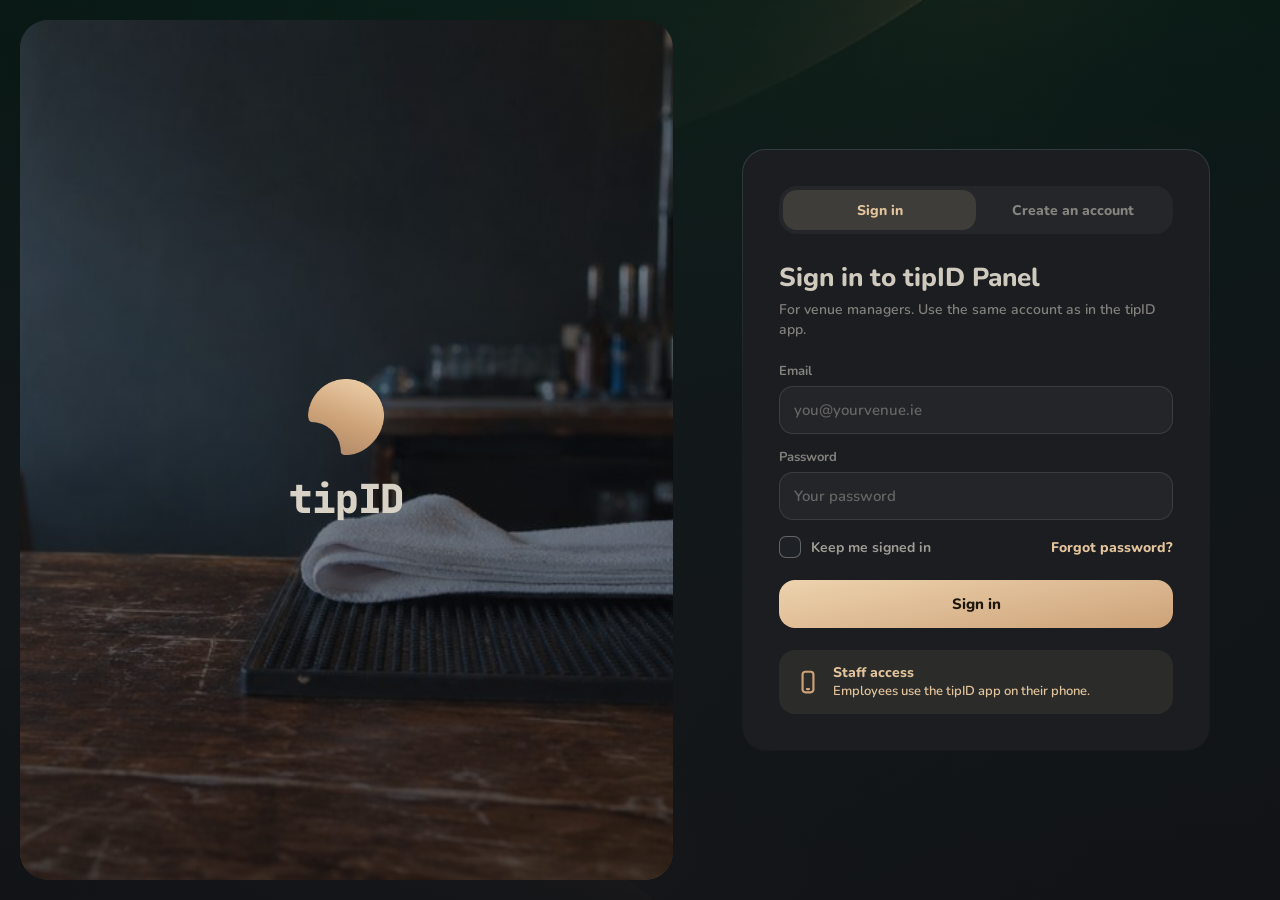
<file: index.html>
<!doctype html>
<html lang="en">
  <head>
    <meta charset="UTF-8" />
    <meta name="viewport" content="width=device-width, initial-scale=1, viewport-fit=cover" />
    <meta name="theme-color" content="#0C1210" />
    <meta name="description" content="tipID Panel: tip records for venue managers, in line with the Tips and Gratuities Act 2022." />
    <title>tipID Panel</title>
    <link rel="manifest" href="/manifest.webmanifest" />
    <link rel="icon" type="image/png" sizes="32x32" href="/icons/favicon-32.png" />
    <link rel="apple-touch-icon" href="/icons/apple-touch-icon.png" />
    <meta name="apple-mobile-web-app-capable" content="yes" />
    <meta name="mobile-web-app-capable" content="yes" />
    <meta name="apple-mobile-web-app-status-bar-style" content="black-translucent" />
    <meta name="apple-mobile-web-app-title" content="tipID Panel" />
    <link rel="preconnect" href="https://fonts.googleapis.com" />
    <link rel="preconnect" href="https://fonts.gstatic.com" crossorigin />
    <link rel="stylesheet" href="https://fonts.googleapis.com/css2?family=JetBrains+Mono:wght@800&family=Nunito:wght@400;500;600;700;800&display=swap" />
    <script type="module" crossorigin src="/assets/index-56KYtV4A.js"></script>
    <link rel="stylesheet" crossorigin href="/assets/index-Dtb1iN1v.css">
  </head>
  <body>
    <div id="root"></div>
  </body>
</html>
</file>
<file: assets/index-Dtb1iN1v.css>
:root{--cherry: #CDA278;--cherry-deep: #C39D78;--cherry-ink: #E4C49C;--cherry-btn: #E4C49C;--cherry-btn-deep: #E4C49C;--cream: rgba(255,255,255,.06);--cream-soft: #CFC9BE;--cream-ink: #CFC9BE;--gold: #E4C49C;--pink-leaf: #E4C49C;--smoke: #0E1114;--smoke-mid: #1B1D21;--smoke-light: #24272C;--smoke-line: #8A8F98;--slate: rgba(207,201,190,.74);--paper: #1E2125;--mist: #15181B;--panel-bg: #0E1114;--card-bg: #1B1D21;--field-line: rgba(255,255,255,.1);--soft-line: rgba(255,255,255,.06);--soft-fill: rgba(255,255,255,.04);--text: #CFC9BE;--ink: #CFC9BE;--muted: rgba(207,201,190,.58);--faint: rgba(207,201,190,.4);--ok: #7FC49A;--ok-soft: rgba(127,196,154,.12);--warn: #E0B060;--warn-soft: rgba(224,176,96,.12);--danger: #E07A6E;--danger-soft: rgba(224,122,110,.12);--r-card: 24px;--r-card-app: 28px;--r-inner: 14px;--r-btn: 16px;--r-input: 14px;--r-pill: 999px;--s1: 4px;--s2: 8px;--s3: 12px;--s4: 16px;--s5: 24px;--s6: 32px;--shadow: 0 10px 30px rgba(0,0,0,.35);--shadow-card: none;--edge: linear-gradient(180deg, rgba(176,180,190,.22) 0%, rgba(176,180,190,.06) 45%, rgba(176,180,190,.03) 100%);--font: Nunito, system-ui, -apple-system, "Segoe UI", sans-serif}*,*:before,*:after{box-sizing:border-box;-webkit-tap-highlight-color:transparent}html,body,#root{margin:0;min-height:100%}body{font-family:var(--font);font-size:15px;line-height:1.5;color:var(--ink);background:#0e1114;-webkit-font-smoothing:antialiased}button,input,textarea{font-family:inherit}:focus{outline:none}:focus-visible{outline:2px solid var(--cherry-btn);outline-offset:2px}.num{font-variant-numeric:tabular-nums}.nowrap{white-space:nowrap}.sr-only{position:absolute;width:1px;height:1px;padding:0;margin:-1px;overflow:hidden;clip:rect(0 0 0 0);white-space:nowrap;border:0}.bt{border:0;background:none;padding:0;margin:0;font-family:inherit;color:inherit;text-align:left;cursor:pointer;display:block;touch-action:manipulation}.pat{background:linear-gradient(180deg,#0c1210bd,#131418e6 45%,#121317f7),url(/img/home-bg.webp) center/cover no-repeat,#0c1210;background-attachment:fixed}.patl{background:none}.phcafe{background:url(/img/bar.jpg) center/cover no-repeat,#0c1210}.wc{border-radius:var(--r-card);border:1px solid transparent;background:linear-gradient(var(--card-bg),var(--card-bg)) padding-box,var(--edge) border-box;box-shadow:var(--shadow-card)}.wcd{border-radius:var(--r-card);border:1px solid transparent;color:var(--cream-soft);background:linear-gradient(var(--smoke-mid),var(--smoke-mid)) padding-box,var(--edge) border-box;box-shadow:0 1px 2px #283c501f,0 4px 12px #0003}.inp{width:100%;height:48px;border-radius:var(--r-input);border:1px solid var(--field-line);background:var(--paper);padding:0 14px;font-size:15px;font-weight:600;color:var(--ink);outline:none;transition:border-color .2s,box-shadow .2s}.inp:focus{border-color:var(--cherry-btn);box-shadow:0 0 0 3px #e4c49c29}.inp::placeholder{color:var(--faint);font-weight:600}.inp[readonly],.inp:disabled{background:var(--soft-fill);color:var(--muted)}.inp.bad{border-color:var(--danger)}.ta{width:100%;min-height:110px;border-radius:var(--r-input);border:1px solid var(--field-line);background:var(--paper);padding:12px 14px;font-size:15px;font-weight:600;color:var(--ink);outline:none;resize:vertical}.ta:focus{border-color:var(--cherry-btn);box-shadow:0 0 0 3px #e4c49c29}.btn{height:48px;padding:0 24px;border-radius:var(--r-btn);background:linear-gradient(160deg,var(--cherry-btn) 0%,var(--cherry-btn-deep) 100%);box-shadow:inset 0 1px #ebcd8c80,0 2px 4px #00000040;color:var(--cream-soft);font-size:15px;font-weight:800;display:inline-flex;align-items:center;justify-content:center;gap:8px;white-space:nowrap;transition:transform .12s}.btn[disabled],.btn2[disabled]{opacity:.45;cursor:default}.btn2{height:48px;padding:0 22px;border-radius:var(--r-btn);background:var(--paper);border:1px solid #3A3E44;color:var(--slate);font-size:15px;font-weight:800;display:inline-flex;align-items:center;justify-content:center;gap:8px;white-space:nowrap;transition:transform .12s}.btn:not([disabled]):active,.btn2:not([disabled]):active{transform:scale(.98)}.btn.sm,.btn2.sm{height:38px;padding:0 16px;border-radius:12px;font-size:14px}.lbl{font-size:13px;line-height:18px;font-weight:700;color:var(--muted)}.chip{height:26px;padding:0 12px;border-radius:13px;display:inline-flex;align-items:center;font-size:12px;font-weight:800;white-space:nowrap}.stp{width:32px;height:32px;border-radius:16px;background:var(--soft-fill);color:var(--slate);display:flex;align-items:center;justify-content:center;flex:none}.stp:hover{background:#2a2e33}.th{font-size:12px;font-weight:800;color:var(--muted);letter-spacing:.04em;text-transform:uppercase;white-space:nowrap}.row{display:flex;align-items:center;border-top:1px solid var(--soft-line)}.sbscroll{scrollbar-width:thin;scrollbar-color:#3A3E44 transparent}.field-err{margin-top:6px;font-size:13px;font-weight:700;color:var(--danger)}.hint-ok{margin-top:6px;font-size:13px;font-weight:700;color:var(--ok)}.wc{box-shadow:none}.wcd{background:linear-gradient(#24272c,#24272c) padding-box,var(--edge) border-box;box-shadow:none}.btn{background:linear-gradient(170deg,#edd3ae,#cda278);color:#1c150b;box-shadow:none}.btn2{background:#ffffff0a;border-color:#ffffff1f;color:var(--ink)}.inp,.ta{background:#ffffff0a;border-color:#ffffff1a;color:var(--ink)}.inp:focus,.ta:focus{border-color:#e4c49c99;box-shadow:0 0 0 3px #e4c49c1f}.inp[readonly],.inp:disabled{background:#ffffff05;color:var(--muted)}.stp{background:#ffffff0f;color:var(--ink)}.stp:hover{background:#ffffff1a}.sbscroll{scrollbar-color:rgba(255,255,255,.14) transparent}:focus-visible{outline-color:#e4c49c}.logo-shape{display:block;flex:none;overflow:hidden;-webkit-mask:url(/img/logo-mask.png) center/contain no-repeat;mask:url(/img/logo-mask.png) center/contain no-repeat}.logo-gold{background:linear-gradient(200deg,#f0d4ae,#cda278 55%,#a98364)}@keyframes fadein{0%{opacity:0}to{opacity:1}}@keyframes cardin{0%{opacity:0;transform:translateY(14px)}to{opacity:1;transform:none}}@keyframes growx{0%{transform:scaleX(0)}to{transform:scaleX(1)}}@keyframes growy{0%{transform:scaleY(0)}to{transform:scaleY(1)}}@keyframes segin{0%{stroke-dasharray:0 440}to{stroke-dasharray:var(--l) 440}}@keyframes draw{0%{stroke-dashoffset:1}to{stroke-dashoffset:0}}@keyframes toastin{0%{opacity:0;transform:translateY(-16px)}to{opacity:1;transform:none}}@keyframes skel{0%{background-position:-200px 0}to{background-position:calc(200px + 100%) 0}}.scr{animation:fadein .4s ease both}.route-fade{animation:fadein .16s ease both}.ci{animation:cardin .55s cubic-bezier(.2,.8,.2,1) var(--d, 0s) both}.gx{transform-origin:0 50%;animation:growx .9s cubic-bezier(.2,.8,.2,1) var(--d, 0s) both}.gy{transform-origin:50% 100%;animation:growy .9s cubic-bezier(.2,.8,.2,1) var(--d, 0s) both}.dseg{animation:segin 1s cubic-bezier(.3,.7,.2,1) var(--d, 0s) both}.lgp{stroke-dasharray:1;stroke-dashoffset:1}@keyframes lgturn{0%{opacity:0;transform:rotate(-60deg) scale(.94)}35%{opacity:1}to{opacity:1;transform:none}}@keyframes lgword{0%{opacity:0;transform:translateY(6px)}to{opacity:1;transform:none}}.lg-on .lg-mark{animation:lgturn 2.8s cubic-bezier(.25,.1,.25,1) .3s both}.lg-on .lg-word{animation:lgword .9s ease 2.6s both}.lgf{opacity:0}.lg-on .lgp{animation:draw var(--ldu, 1.2s) cubic-bezier(.45,.1,.25,1) var(--ld, 0s) forwards}.lg-on .lgf{animation:fadein .6s ease 1.2s forwards}.lg-static .lgp{stroke-dasharray:none;stroke-dashoffset:0}.lg-static .lgf{opacity:1}.skel{border-radius:10px;background:#e3eaf0 linear-gradient(90deg,#e3eaf0,#f1f5f8,#e3eaf0) 0 0/200px 100% no-repeat;animation:skel 1.2s ease-in-out infinite}@media(prefers-reduced-motion:reduce){.scr,.route-fade,.ci,.gx,.gy,.dseg,.skel{animation:none!important}.lg-on .lgp{animation:none;stroke-dasharray:none;stroke-dashoffset:0}.lg-on .lg-mark,.lg-on .lg-word{animation:none}.lg-on .lgf{animation:none;opacity:1}.btn,.btn2{transition:none}}.door{position:fixed;top:0;right:0;bottom:0;left:0;display:flex;gap:20px;padding:20px;overflow-y:auto}.door-photo{flex:1.15;min-width:0;border-radius:28px;position:relative;overflow:hidden}.door-photo-tint{position:absolute;top:0;right:0;bottom:0;left:0;background:#0a0c0e8c}.door-photo-pat{position:absolute;top:0;right:0;bottom:0;left:0}.door-logo{position:absolute;left:44px;top:40px}.door-claim{position:absolute;left:44px;right:44px;bottom:48px;color:var(--cream-soft)}.door-claim-big{font-size:54px;line-height:60px;font-weight:800;letter-spacing:-.01em}.door-claim-small{margin-top:18px;max-width:520px;font-size:17px;line-height:26px;font-weight:600;color:#f6ebc8d6}.door-side{flex:1;min-width:0;display:flex;align-items:center;justify-content:center}.door-card{width:468px;max-width:100%;padding:36px}.door-h1{margin:28px 0 0;font-size:26px;line-height:32px;font-weight:800}.door-sub{margin-top:6px;font-size:14px;line-height:20px;font-weight:600;color:var(--muted)}.door-link{font-size:14px;font-weight:800;color:var(--cherry-btn)}@media(max-height:760px){.door-claim-big{font-size:42px;line-height:48px}}.su{position:fixed;top:0;right:0;bottom:0;left:0;display:flex;align-items:center;justify-content:center;padding:24px;overflow-y:auto}.su-card{width:1060px;max-width:100%;display:flex;padding:14px;gap:14px;min-height:640px;margin:auto}.su-rail{width:300px;flex:none;border-radius:16px;padding:30px 26px;display:flex;flex-direction:column;color:var(--cream-soft);position:relative;overflow:hidden}.su-rail-title{margin-top:34px;font-size:22px;line-height:28px;font-weight:800}.su-step{height:48px;border-radius:14px;padding:0 12px;display:flex;align-items:center;gap:12px;font-size:15px;font-weight:800}.su-dot{width:28px;height:28px;border-radius:14px;display:flex;align-items:center;justify-content:center;font-size:13px;font-weight:800;flex:none}.su-main{flex:1;min-width:0;padding:26px 30px 22px;display:flex;flex-direction:column}.su-h{margin:0;font-size:26px;line-height:32px;font-weight:800}.su-sub{margin-top:4px;font-size:14px;font-weight:600;color:var(--muted)}.su-grid{margin-top:22px;display:grid;grid-template-columns:minmax(0,1fr) minmax(0,1fr);gap:14px}.su-span{grid-column:1 / span 2}.su-nav{display:flex;align-items:center;justify-content:space-between;margin-top:18px}.su-tick{color:#e4cb8e}.demo-chip{background:var(--cream);color:var(--cherry-btn-deep)}@media(max-width:860px){.su{padding:12px;align-items:flex-start}.su-card{flex-direction:column;min-height:0}.su-rail{width:auto;padding:20px}.su-rail-title,.su-steps,.su-rail-back{display:none!important}.su-main{padding:18px 8px 8px}.su-grid{grid-template-columns:minmax(0,1fr)}.su-span{grid-column:auto}}.app-signin{position:fixed;top:0;right:0;bottom:0;left:0;overflow-y:auto;background:url(/img/bar.jpg) center 38%/cover no-repeat,var(--smoke);color:var(--cream-soft)}.app-signin-tint{position:fixed;top:0;right:0;bottom:0;left:0;background:#0a0c0e8c}.app-signin-pat{display:none}.app-signin-body{position:relative;max-width:430px;margin:0 auto;min-height:100%;padding:max(110px,calc(env(safe-area-inset-top) + 72px)) 28px calc(28px + env(safe-area-inset-bottom));display:flex;flex-direction:column}.app-signin-tag{margin-top:14px;text-align:center;font-size:14px;line-height:20px;font-weight:600;color:#f6ebc8b3}.app-lbl{display:block;font-size:12px;font-weight:700;color:#f6ebc8b8;margin:0 0 6px 4px}.sgin{width:100%;height:54px;border-radius:18px;border:1px solid rgba(246,235,200,.22);background:#f6ebc814;padding:0 18px;font-family:inherit;font-size:16px;font-weight:600;color:var(--cream-soft);outline:none}.sgin:focus{border-color:var(--gold)}.sgin[readonly]{opacity:.75}.app-btn{height:56px;width:100%;border-radius:20px;background:linear-gradient(160deg,#cda278,#cda278);box-shadow:inset 0 1px #ebcd8c80,0 2px 6px #00000040;color:var(--cream-soft);font-size:17px;font-weight:800;display:flex;align-items:center;justify-content:center;transition:transform .12s}.app-btn:not([disabled]):active{transform:scale(.98)}.app-btn[disabled]{opacity:.5;cursor:default}.app-link{align-self:center;justify-self:center;min-height:44px;padding:0 12px;font-size:14px;font-weight:800;color:var(--gold)}.app-err{border-radius:14px;background:#b3423a38;color:#f2c9c2;padding:10px 14px;font-size:14px;line-height:20px;font-weight:700}.app-note{border-radius:14px;background:#f6ebc81f;padding:10px 14px;font-size:14px;line-height:20px;font-weight:700}.app-signin-foot{margin-top:auto;padding-top:40px;text-align:center;font-size:12px;line-height:18px;font-weight:600;color:#f6ebc899}.app-foot-link{display:inline-block;margin-top:8px;min-height:32px;color:#f6ebc8d9;font-weight:800;text-decoration:none}.join-card{margin-top:28px;border-radius:22px;background:#1b1d21e0;padding:18px}.join-k{font-size:12px;font-weight:700;color:#f6ebc8b3}.join-v{font-size:17px;line-height:24px;font-weight:800}@media(prefers-reduced-motion:reduce){.app-btn{transition:none}}.door-photo-tint{background:linear-gradient(180deg,#08090b40,#08090b99)}.door-logo{left:0;right:0;top:0;bottom:0;display:flex;align-items:center;justify-content:center}.door-link{color:#e4c49c}.app-lbl{color:var(--muted)}.sgin{height:52px;border-radius:16px;border:1px solid rgba(255,255,255,.1);background:#ffffff0d;color:var(--ink)}.sgin:focus{border-color:#e4c49c99}.app-btn{height:54px;border-radius:18px;background:linear-gradient(170deg,#edd3ae,#cda278);box-shadow:none;color:#1c150b}.app-link{color:#e4c49c}.app-note{background:#ffffff0f}.app-signin-foot{color:var(--faint)}.app-foot-link{color:var(--slate)}.join-card{background:#1b1d21cc;border:1px solid rgba(176,180,190,.12)}.app-signin{background:url(/img/bar.jpg) 80% center/cover no-repeat,#0c1210}.app-signin:before{content:"";position:fixed;top:-40px;right:-40px;bottom:-40px;left:-40px;background:inherit;filter:blur(30px) brightness(.5) saturate(.8)}.app-signin-tint{background:linear-gradient(180deg,#08090b59,#08090bbf)}.entry{position:fixed;top:0;right:0;bottom:0;left:0;overflow:hidden;color:var(--ink);background:#0c1210}.entry-photo{position:absolute;top:0;right:0;bottom:0;left:0;background:#0c1210 center/cover no-repeat;animation:entryin 1.4s ease both,entrysoft 1.4s ease 4.1s both}@keyframes entryin{0%{opacity:0}to{opacity:1}}@keyframes entrysoft{0%{filter:blur(0) brightness(1)}to{filter:blur(5px) brightness(.82)}}@keyframes entryblur{0%{filter:blur(5px) brightness(.82);transform:none}to{filter:blur(22px) brightness(.55) saturate(.85)}}.entry.form .entry-photo{animation:entryblur 1.8s cubic-bezier(.3,.6,.2,1) both}.entry-scrim{position:absolute;top:0;right:0;bottom:0;left:0;background:linear-gradient(180deg,#08090b4d,#08090b6b 55%,#08090bcc)}.entry-splash{position:absolute;top:0;right:0;bottom:0;left:0;display:flex;align-items:center;justify-content:center;pointer-events:none}.entry.splash .entry-splash{pointer-events:auto}.entry .lg-on .lg-mark{animation-delay:1.1s}.entry .lg-on .lg-word{animation-delay:3.4s}.entry-continue{position:absolute;left:0;right:0;top:calc(50% + 120px);margin:0 auto;width:max-content;min-height:48px;padding:0 28px;background:none;border:0;color:#e4c49c;font-size:17px;font-weight:800;letter-spacing:.02em;text-align:center;animation:fadein 1s ease 4.3s both,breathe 2.6s ease-in-out 5.3s infinite}@keyframes breathe{0%,to{opacity:1}50%{opacity:.55}}@keyframes exitup{0%{opacity:1;transform:none}50%{opacity:0}to{opacity:0;transform:translateY(-34vh)}}.entry.form .entry-logo{animation:exitup 1.15s cubic-bezier(.5,0,.3,1) both}.entry.form .entry-continue{animation:exitup 1.15s cubic-bezier(.5,0,.3,1) .2s both}.entry-form{position:absolute;top:0;right:0;bottom:0;left:0;overflow-y:auto;max-width:430px;margin:0 auto;padding:calc(env(safe-area-inset-top) + 64px) 22px calc(24px + env(safe-area-inset-bottom));display:flex;flex-direction:column;opacity:0;transform:translateY(160px);pointer-events:none;transition:transform 1.3s cubic-bezier(.22,.7,.2,1) .5s,opacity .9s ease .55s}.entry.form .entry-form{opacity:1;transform:none;pointer-events:auto}.entry-card{margin-top:30px;border-radius:26px;background:#1b1d21bd;border:1px solid rgba(176,180,190,.14);padding:22px 18px 10px;display:grid;gap:14px}.entry-h1{margin:0 0 2px 4px;font-size:20px;line-height:26px;font-weight:800;color:var(--ink)}@media(prefers-reduced-motion:reduce){.entry-photo,.entry-logo,.entry-form,.entry-continue{animation:none!important;transition:none}}.toasts{position:fixed;top:16px;left:50%;transform:translate(-50%);z-index:200;display:grid;gap:8px;pointer-events:none;width:max-content;max-width:calc(100vw - 32px)}.toast{animation:toastin .28s cubic-bezier(.2,.8,.2,1) both;padding:12px 18px;border-radius:16px;font-size:14px;line-height:20px;font-weight:800;box-shadow:var(--shadow);background:var(--smoke);color:var(--cream-soft)}.toast-ok{background:#2c4a3a}.toast-error{background:var(--cherry-btn-deep)}.modal-ov{position:fixed;top:0;right:0;bottom:0;left:0;background:#0406089e;display:flex;align-items:center;justify-content:center;z-index:100;padding:16px}.modal-card{max-width:100%;max-height:calc(100vh - 32px);overflow-y:auto;padding:32px}.modal-title{margin:0;font-size:24px;line-height:30px;font-weight:800;color:var(--ink)}.modal-sub{margin-top:6px;font-size:14px;line-height:21px;font-weight:600;color:#b8b2a7}.modal-actions{margin-top:24px;display:flex;justify-content:flex-end;gap:12px}.cb{font-size:14px;font-weight:700;color:var(--slate)}.cb-box{border:1.5px solid #6A6E75;display:flex;align-items:center;justify-content:center;color:var(--cream-soft);flex:none;transition:background .15s}.pill{height:40px;padding:0 16px;border-radius:20px;display:inline-flex;align-items:center;font-size:14px;font-weight:800;border:1px solid var(--field-line);background:var(--paper);color:var(--slate);white-space:nowrap}.pill[aria-pressed=true]{background:var(--cherry-btn-deep);color:var(--cream-soft);border-color:var(--cherry-btn-deep)}.seg{display:flex;height:48px;padding:4px;border-radius:18px;background:var(--soft-fill)}.seg>button{flex:1;border-radius:14px;display:flex;align-items:center;justify-content:center;font-size:14px;font-weight:800;color:var(--muted)}.seg>button[aria-selected=true]{background:var(--paper);box-shadow:0 1px 3px #00000040;color:var(--cherry-btn-deep)}.summary{border-radius:16px;background:var(--soft-fill);padding:6px 18px}.summary .row{height:46px;justify-content:space-between;gap:16px}.summary .row:first-child{border-top:0}.summary .val{font-size:15px;font-weight:800;text-align:right}.err-banner{border-radius:14px;background:var(--danger-soft);color:#f2c9c2;padding:12px 14px;font-size:14px;line-height:20px;font-weight:700}.info-banner{border-radius:16px;background:var(--cream);color:var(--cherry-btn-deep);padding:14px 16px;display:flex;gap:12px;align-items:center}.cbx{position:relative;display:inline-block}.cbx-trigger{height:42px;padding:0 12px 0 16px;border-radius:21px;background:var(--paper);border:1px solid #34383E;display:flex;align-items:center;gap:10px;font-size:14px;font-weight:800;color:var(--slate);white-space:nowrap;width:100%}.cbx-trigger:focus:not(:focus-visible){outline:none}.cbx-trigger[disabled]{opacity:.6;cursor:default}.cbx-value{display:flex;align-items:center;gap:10px;flex:1;min-width:0}.cbx-list{position:absolute;top:calc(100% + 6px);left:0;min-width:100%;max-height:360px;overflow-y:auto;margin:0;padding:6px;list-style:none;z-index:60;border-radius:18px;background:var(--paper);box-shadow:0 10px 30px #0000004d;border:1px solid #2A2E33;animation:fadein .12s ease both}.cbx-list.right{left:auto;right:0}.cbx-opt{height:42px;padding:0 12px;border-radius:12px;display:flex;align-items:center;justify-content:space-between;gap:14px;font-size:14px;font-weight:700;color:var(--ink);cursor:pointer;white-space:nowrap}.cbx-opt.active{background:var(--soft-fill)}.cbx-opt.sel{font-weight:800;color:var(--cherry-btn-deep)}@media(prefers-reduced-motion:reduce){.cbx-list{animation:none}}.toast{background:#24272c;color:var(--ink);box-shadow:0 10px 30px #0006}.toast-error{background:#4a2622;color:#f2c9c2}.modal-card{background:#1b1d21}.pill[aria-pressed=true],.seg>button[aria-selected=true]{background:#e4c49c24;color:#e4c49c;border-color:#e4c49c4d;box-shadow:none}.cb-box{border-color:#ffffff4d}.err-banner{color:#f2c9c2}.info-banner{background:#e4c49c14;color:#e4c49c}.cbx-trigger{background:#ffffff0a;border-color:#ffffff1a;color:var(--ink)}.cbx-list{background:#24272c;box-shadow:0 14px 36px #00000073}.cbx-opt.sel{color:#e4c49c}.cbx-single{height:42px;display:inline-flex;align-items:center;font-size:14px;font-weight:800;color:var(--ink)}
</file>
